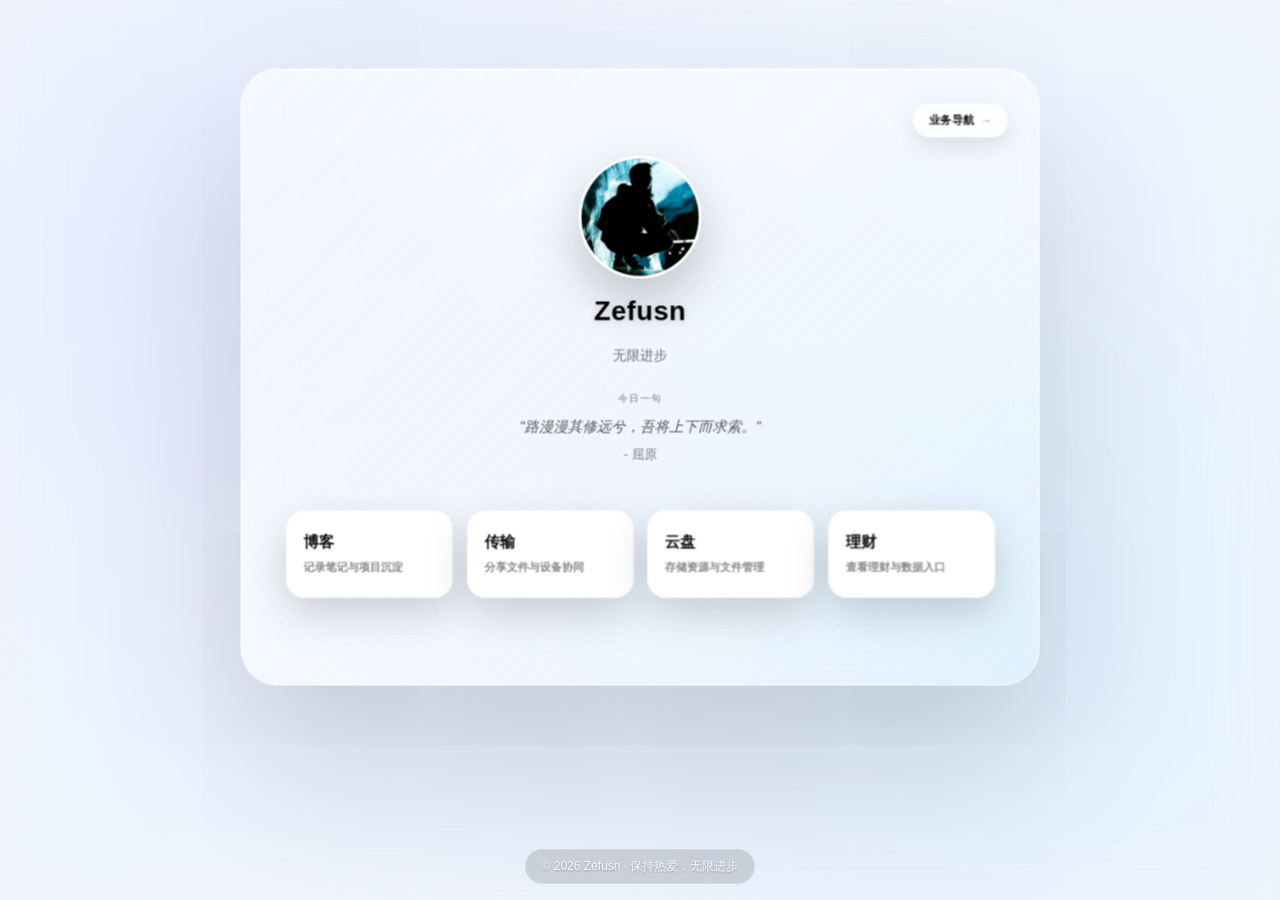
<file: index.html>
<!DOCTYPE html>
<html lang="zh-CN">
<head>
  <meta charset="UTF-8" />
  <meta name="viewport" content="width=device-width, initial-scale=1.0" />
  <title>个人主页</title>
  <link rel="icon" href="assets/img/favicon.ico" type="image/x-icon">
  <link rel="icon" href="assets/img/logo.svg?v=3" type="image/svg+xml">
  <link rel="stylesheet" href="assets/css/style.css?v=20260829i">
</head>

<body>
  <div class="bg-image" id="bg-image"></div>
  <div class="overlay"></div>

  <div class="container" id="card">
    <a class="nav-entry-btn" href="nav.html">
      <span>业务导航</span>
      <span class="nav-entry-go">&rarr;</span>
    </a>

    <div class="profile">
      <div class="avatar">
        <img src="assets/img/avatar.jpg" alt="avatar">
      </div>
      <div class="name">Zefusn</div>
      <div class="intro-line">无限进步</div>
      <div class="daily-quote">
        <div class="quote-label">今日一句</div>
        <div class="quote-text" id="quote-text">加载中...</div>
        <div class="quote-author" id="quote-author"></div>
      </div>
    </div>

    <div class="links">
      <a class="link-btn" href="https://www.note.luckymax.cn/" target="_blank">
        <span class="link-title">博客</span>
        <span class="link-desc">记录笔记与项目沉淀</span>
      </a>
      <a class="link-btn" href="https://www.sd.luckymax.cn/" target="_blank">
        <span class="link-title">传输</span>
        <span class="link-desc">分享文件与设备协同</span>
      </a>
      <a class="link-btn" href="https://www.alist.luckymax.cn/" target="_blank">
        <span class="link-title">云盘</span>
        <span class="link-desc">存储资源与文件管理</span>
      </a>
      <a class="link-btn" href="https://www.pay.luckymax.cn/" target="_blank">
        <span class="link-title">理财</span>
        <span class="link-desc">查看理财与数据入口</span>
      </a>
    </div>
  </div>

  <div class="footer">
    &copy; 2026 Zefusn &middot; 保持热爱，无限进步
  </div>

  <script src="assets/js/script.js?v=20260827e"></script>
</body>
</html>
</file>
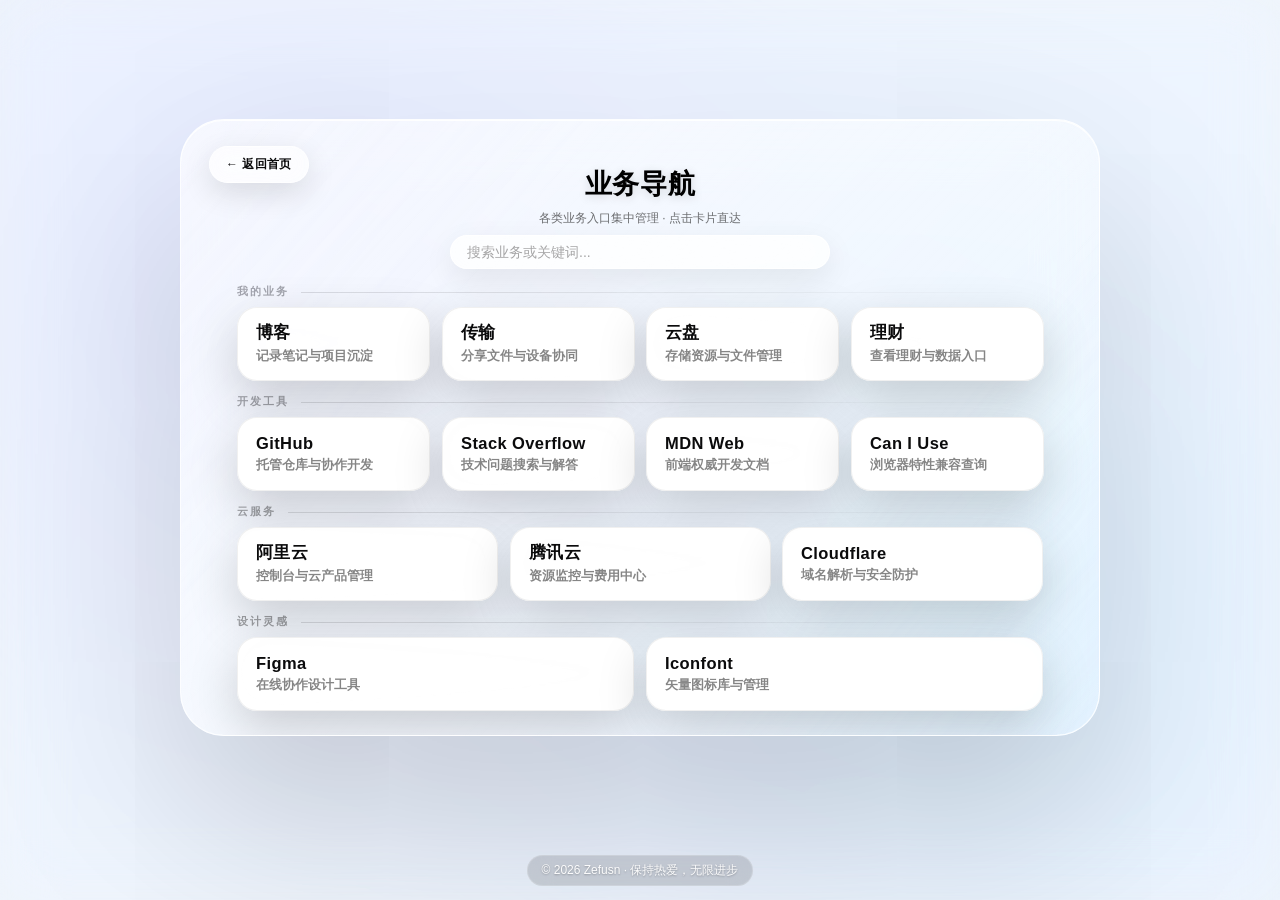
<file: nav.html>
<!DOCTYPE html>
<html lang="zh-CN">
<head>
  <meta charset="UTF-8" />
  <meta name="viewport" content="width=device-width, initial-scale=1.0" />
  <title>业务导航</title>
  <link rel="icon" href="assets/img/favicon.ico" type="image/x-icon">
  <link rel="icon" href="assets/img/logo.svg?v=3" type="image/svg+xml">
  <link rel="stylesheet" href="assets/css/style.css?v=20260829i">
</head>

<body class="scroll-page">
  <div class="bg-image" id="bg-image"></div>
  <div class="overlay"></div>

  <div class="container" id="card">
    <a class="back-btn" href="index.html">&larr; 返回首页</a>

    <div class="page-header">
      <div class="page-title">业务导航</div>
      <div class="page-subtitle">各类业务入口集中管理 · 点击卡片直达</div>
      <label class="nav-search">
        <input type="search" id="nav-search-input" placeholder="搜索业务或关键词..." autocomplete="off" />
      </label>
    </div>

    <div class="nav-sections" id="nav-sections"></div>

    <div class="nav-empty" id="nav-empty" hidden>未找到匹配的导航，换个关键词试试</div>
  </div>

  <div class="footer">
    &copy; 2026 Zefusn &middot; 保持热爱，无限进步
  </div>

  <script src="assets/js/script.js?v=20260827e"></script>
  <script>
    const NAV_DATA = [
      {
        group: '我的业务',
        items: [
          { title: '博客', desc: '记录笔记与项目沉淀', url: 'https://www.note.luckymax.cn/' },
          { title: '传输', desc: '分享文件与设备协同', url: 'https://www.sd.luckymax.cn/' },
          { title: '云盘', desc: '存储资源与文件管理', url: 'https://www.alist.luckymax.cn/' },
          { title: '理财', desc: '查看理财与数据入口', url: 'https://www.pay.luckymax.cn/' }
        ]
      },
      {
        group: '开发工具',
        items: [
          { title: 'GitHub', desc: '托管仓库与协作开发', url: 'https://github.com' },
          { title: 'Stack Overflow', desc: '技术问题搜索与解答', url: 'https://stackoverflow.com' },
          { title: 'MDN Web', desc: '前端权威开发文档', url: 'https://developer.mozilla.org/zh-CN/' },
          { title: 'Can I Use', desc: '浏览器特性兼容查询', url: 'https://caniuse.com' }
        ]
      },
      {
        group: '云服务',
        items: [
          { title: '阿里云', desc: '控制台与云产品管理', url: 'https://www.aliyun.com' },
          { title: '腾讯云', desc: '资源监控与费用中心', url: 'https://cloud.tencent.com' },
          { title: 'Cloudflare', desc: '域名解析与安全防护', url: 'https://dash.cloudflare.com' }
        ]
      },
      {
        group: '设计灵感',
        items: [
          { title: 'Figma', desc: '在线协作设计工具', url: 'https://www.figma.com' },
          { title: 'Iconfont', desc: '矢量图标库与管理', url: 'https://www.iconfont.cn' }
        ]
      }
    ];

    const sectionsEl = document.getElementById('nav-sections');
    const emptyEl = document.getElementById('nav-empty');
    const searchInput = document.getElementById('nav-search-input');

    function buildNav() {
      const fragment = document.createDocumentFragment();

      NAV_DATA.forEach(data => {
        const section = document.createElement('section');
        section.className = 'nav-section';

        const head = document.createElement('div');
        head.className = 'section-head';
        const label = document.createElement('h2');
        label.className = 'section-label';
        label.textContent = data.group;
        const line = document.createElement('span');
        line.className = 'section-line';
        head.appendChild(label);
        head.appendChild(line);

        const grid = document.createElement('div');
        grid.className = 'links';
        data.items.forEach(item => {
          const link = document.createElement('a');
          link.className = 'link-btn';
          link.href = item.url;
          link.target = '_blank';
          link.rel = 'noopener noreferrer';
          link.dataset.keywords = `${data.group} ${item.title} ${item.desc}`.toLowerCase();
          link.innerHTML =
            `<span class="link-title">${item.title}</span>` +
            `<span class="link-desc">${item.desc}</span>`;
          grid.appendChild(link);
        });

        section.appendChild(head);
        section.appendChild(grid);
        fragment.appendChild(section);
      });

      sectionsEl.appendChild(fragment);
    }

    function filterNav() {
      const keyword = searchInput.value.trim().toLowerCase();
      let visibleCount = 0;

      sectionsEl.querySelectorAll('.nav-section').forEach(section => {
        let sectionVisible = 0;
        section.querySelectorAll('.link-btn').forEach(btn => {
          const hit = !keyword || btn.dataset.keywords.includes(keyword);
          btn.hidden = !hit;
          if (hit) sectionVisible++;
        });
        section.hidden = sectionVisible === 0;
        visibleCount += sectionVisible;
      });

      emptyEl.hidden = visibleCount !== 0;
    }

    window.addEventListener('DOMContentLoaded', () => {
      if (!sectionsEl) return;
      buildNav();
      searchInput.addEventListener('input', filterNav);
    });
  </script>
</body>
</html>
</file>
<file: assets/css/style.css>
:root{
  --accent: 200,200,255;
  --accent2: 180,220,255;
  --text: #111;
  --text-soft: rgba(0,0,0,0.65);
  --text-strong: #000;
}

* { margin:0; padding:0; box-sizing:border-box; font-family:-apple-system,BlinkMacSystemFont,"SF Pro Display","Segoe UI",Roboto,sans-serif; }

body {
  min-height:100vh; display:flex; flex-direction:column; justify-content:flex-start; align-items:center;
  padding:14px 40px 16px;
  background-size:cover; background-position:center;
  /* 强制一屏：禁止滚动，卡片必须完整显示 */
  overflow:hidden;
  animation:fadeIn 1.2s ease;
  perspective:1600px;
  /* 性能优化：添加背景色作为 fallback */
  background-color:#f0f0f0;
}

.footer {
  position:static;
  margin-top:auto;
  z-index:20;
  width:max-content;
  padding:8px 16px;
  border-radius:999px;
  text-align:center;
  font-size:12px;
  color:rgba(255,255,255,0.95);
  text-shadow:0 1px 2px rgba(0,0,0,0.25);
  background:rgba(18, 18, 18, 0.14);
  backdrop-filter:blur(12px);
  border:1px solid rgba(255,255,255,0.18);
}

body::before {
  content:""; position:fixed; inset:0;
  background:
    radial-gradient(circle at 20% 30%, rgba(var(--accent),0.35), transparent 40%),
    radial-gradient(circle at 80% 70%, rgba(var(--accent2),0.28), transparent 45%),
    radial-gradient(circle at 50% 50%, rgba(var(--accent),0.18), transparent 60%);
  filter: blur(110px);
  animation: float 28s ease-in-out infinite alternate;
}

body::after {
  content:""; position:fixed; inset:0;
  background-image:url('https://grainy-gradients.vercel.app/noise.svg');
  opacity:0.08;
}

/* 壁纸独立图层：加载后淡入，避免「壁纸先出现、玻璃后叠加」的突兀跳变。
   必须用 fixed：页面可滚动时 absolute 只覆盖首屏高度，滚动后会露出底色 */
.bg-image {
  position:fixed; inset:0;
  background-size:cover; background-position:center;
  opacity:0;
  transition:opacity .9s ease;
}

.bg-image.bg-visible { opacity:1; }

@keyframes float {
  from { transform:translateY(-40px) scale(1); }
  to { transform:translateY(40px) scale(1.08); }
}

.overlay {
  position:fixed; inset:0;
  /* 性能优化：减少 backdrop-filter 复杂度 */
  backdrop-filter:blur(30px) saturate(140%);
  background:rgba(255,255,255,0.16);
  /* 性能优化：硬件加速 */
  transform: translateZ(0);
}

.container {
  position:relative; z-index:2;
  display:flex; flex-direction:column; align-items:center;
  gap:38px;
  padding:88px 44px;
  border-radius:40px;
  width:min(880px, 94vw);
  min-height:auto;

  /* 性能优化：减少 backdrop-filter 复杂度 */
  backdrop-filter:blur(30px) saturate(140%);
  background:linear-gradient(135deg, rgba(255,255,255,0.7), rgba(255,255,255,0.28));
  /* 性能优化：硬件加速 */
  will-change: transform;

  box-shadow:
    0 80px 200px rgba(0,0,0,0.18),
    inset 0 1px 0 rgba(255,255,255,0.9);

  border:1px solid rgba(255,255,255,0.8);

  transform-style:preserve-3d;
  transition:transform .18s ease-out;
  overflow:hidden;

  transform:scale(0.85);
}

.container::before{
  content:""; position:absolute; inset:0; border-radius:inherit;
  background:linear-gradient(130deg,
    rgba(var(--accent),0.35),
    transparent 30%,
    transparent 70%,
    rgba(var(--accent2),0.35));
  mix-blend-mode:overlay;
  opacity:0.6;
  pointer-events:none;
}

.profile {
  display:flex; flex-direction:column; align-items:center; gap:18px;
  transform: translateZ(40px);
}

.avatar {
  width:128px; height:128px; border-radius:50%; overflow:hidden;
  border:3px solid rgba(255,255,255,0.9);
  box-shadow:0 25px 60px rgba(0,0,0,0.22);
  transition:transform .4s ease;
  transform: translateZ(70px);
}

.avatar:hover { transform:scale(1.06) translateZ(90px); }

.avatar img { width:100%; height:100%; object-fit:cover; }

.name {
  font-size:28px; font-weight:800;
  color:var(--text-strong);
  letter-spacing:0.6px;
  text-shadow:0 2px 10px rgba(0,0,0,0.15);
  transform: translateZ(60px);
}

.intro-line {
  max-width:520px;
  font-size:15px;
  color:rgba(0,0,0,0.56);
  line-height:1.7;
  text-align:center;
  transform: translateZ(54px);
}

.daily-quote {
  text-align:center;
  max-width:600px;
  min-height:92px;
  padding:8px 24px 0;
  transform: translateZ(50px);
  display:flex; flex-direction:column; align-items:center;
}

.quote-label {
  margin-bottom:10px;
  font-size:11px;
  font-weight:700;
  letter-spacing:0.18em;
  color:rgba(0,0,0,0.36);
  text-transform:uppercase;
}

.quote-text {
  font-size:16px;
  font-style:italic;
  color:var(--text-soft);
  line-height:1.6;
  margin-bottom:8px;
}

.quote-author {
  font-size:14px;
  color:var(--text-soft);
  opacity:0.8;
}

.links {
  display:grid;
  grid-template-columns:repeat(4, 1fr);
  gap:14px;
  width:100%; max-width:820px;
  transform: translateZ(50px);
}

.link-btn {
  display:flex; flex-direction:column; align-items:flex-start; justify-content:center;
  text-decoration:none;
  gap:8px;
  min-height:96px;
  padding:18px 22px;
  border-radius:22px;
  color:#0b0b0c;

  /* 性能优化：减少 backdrop-filter 复杂度 */
  backdrop-filter:blur(20px) saturate(140%);
  background:rgba(255,255,255,0.98);

  box-shadow:0 18px 50px rgba(0,0,0,0.18);
  border:1px solid rgba(0,0,0,0.06);

  position:relative; overflow:hidden;
  text-shadow:0 1px 0 rgba(255,255,255,0.6);

  will-change: transform;

  transition:
    transform .35s cubic-bezier(.2,.9,.25,1.15),
    box-shadow .35s cubic-bezier(.2,.9,.2,1),
    background .25s ease;
}

.link-btn::after {
  content:""; position:absolute; inset:0;
  background:linear-gradient(120deg,transparent,rgba(255,255,255,0.9),transparent);
  transform:translateX(-120%);
  transition:0.9s;
}

.link-btn:hover::after { transform:translateX(120%); }

.link-btn:hover {
  transform:translateY(-8px) scale(1.035);
  background:#ffffff;
  box-shadow:0 35px 90px rgba(0,0,0,0.28);
}

.link-btn:active {
  transform:translateY(-1px) scale(0.94);
  box-shadow:0 12px 28px rgba(0,0,0,0.18);
  transition: transform .12s cubic-bezier(.3,1.5,.5,1);
}

.link-title {
  font-size:17px;
  font-weight:800;
  letter-spacing:0.4px;
}

.link-desc {
  font-size:13px;
  line-height:1.55;
  color:rgba(0,0,0,0.48);
  font-weight:600;
}

@keyframes fadeIn {
  from {opacity:0; transform:scale(.94);} 
  to {opacity:1; transform:scale(1);} 
}

/* ===== 移动端适配（仅新增）===== */
@media (max-width:768px) {
  body{
    justify-content:flex-start;
    padding:10px 14px 16px;
    overflow-y:auto;
    perspective:none;
    background-color:#edf3fb;
    -webkit-font-smoothing:antialiased;
    -moz-osx-font-smoothing:grayscale;
    text-rendering:optimizeLegibility;
    /* 性能优化：禁用动画 */
    animation:none;
  }

  body::before {
    display:none;
  }

  body::after {
    display:none;
  }

  .container {
    width:min(100%, 420px);
    min-height:auto;
    padding:22px 18px 16px;
    border-radius:26px;
    gap:18px;
    transform:none !important;
    transform-style:flat;
    will-change:auto;
    transition:box-shadow .2s ease;
    /* 性能优化：减少 backdrop-filter 复杂度 */
    backdrop-filter:blur(20px) saturate(120%);
  }

  .overlay {
    transform:none;
    backdrop-filter:blur(18px) saturate(118%);
    background:rgba(255,255,255,0.14);
  }

  .profile {
    gap:10px;
    transform:none;
  }

  .avatar {
    width:104px; height:104px;
    transform:none;
  }

  .avatar:hover { transform:none; }

  .name {
    font-size:22px;
    transform:none;
  }

  .intro-line {
    font-size:13px;
    max-width:280px;
    transform:none;
  }

  .daily-quote {
    max-width:100%;
    padding:0 6px 0;
    transform:none;
  }

  .quote-label {
    margin-bottom:6px;
    font-size:10px;
  }

  .quote-text {
    font-size:15px;
    line-height:1.65;
    margin-bottom:4px;
  }

  .quote-author {
    font-size:13px;
  }

  .name,
  .quote-text,
  .quote-author,
  .link-btn,
  .link-title,
  .link-desc,
  .footer {
    text-shadow:none;
  }

  .links {
    grid-template-columns:1fr;
    gap:10px;
    transform:none;
  }

  .link-btn {
    padding:14px 16px;
    min-height:76px;
    border-radius:20px;
    backdrop-filter:blur(10px) saturate(115%);
    transition:none;
  }

  .link-title {
    font-size:16px;
  }

  .link-desc {
    font-size:12px;
    line-height:1.55;
  }

  .link-btn::after {
    display:none;
  }

  .link-btn:hover,
  .link-btn:active {
    transform:none;
    box-shadow:0 18px 50px rgba(0,0,0,0.18);
    background:rgba(255,255,255,0.98);
  }

  .footer {
    position:static;
    transform:none;
    width:fit-content;
    max-width:min(100%, 420px);
    margin:8px auto 0;
    padding:8px 14px;
    font-size:12px;
    line-height:1.35;
  }
}

/* ===== 低性能设备适配 ===== */
@media (max-width:480px) {
  .container {
    background:linear-gradient(135deg, rgba(255,255,255,0.66), rgba(255,255,255,0.32));
    backdrop-filter:blur(18px) saturate(118%);
  }

  .overlay {
    background:rgba(255,255,255,0.12);
    backdrop-filter:blur(16px) saturate(115%);
  }

  .link-btn {
    background:rgba(255,255,255,0.9);
    backdrop-filter:blur(8px) saturate(112%);
  }

  .footer {
    max-width:calc(100vw - 28px);
    font-size:11px;
    padding:8px 12px;
  }
}

@media (prefers-reduced-motion: reduce) {
  * { animation:none !important; transition:none !important; }
}

.dark-bg .link-btn{
  background:rgba(255,255,255,0.92);
  color:#000;
  border:1px solid rgba(0,0,0,0.08);
  text-shadow:none;
}

.light-bg .link-btn{
  background:rgba(255,255,255,0.88);
  color:#000;
}

/* ===== 二级页面：业务导航（仅新增）===== */
body.scroll-page {
  /* 与首页一致：强制一屏，禁止滚动 */
  overflow:hidden;
  justify-content:center;
  padding:14px 40px 14px;
}

.page-header {
  display:flex; flex-direction:column; align-items:center; gap:12px;
  width:100%;
  transform: translateZ(60px);
}

.back-btn {
  position:absolute; top:28px; left:32px;
  display:inline-flex; align-items:center; gap:8px;
  padding:9px 16px;
  border-radius:999px;
  font-size:12px; font-weight:700; letter-spacing:.4px;
  color:#0b0b0c; text-decoration:none;
  backdrop-filter:blur(12px);
  background:rgba(255,255,255,0.6);
  border:1px solid rgba(255,255,255,0.55);
  box-shadow:0 10px 30px rgba(0,0,0,0.12);
  transition:
    transform .25s cubic-bezier(.2,.9,.25,1.15),
    box-shadow .25s ease,
    background .25s ease;
}

.back-btn:hover {
  transform:translateY(-2px);
  background:#ffffff;
  box-shadow:0 16px 40px rgba(0,0,0,0.18);
}

.back-btn:active {
  transform:scale(0.96);
  transition:transform .12s cubic-bezier(.3,1.5,.5,1);
}

.page-title {
  font-size:28px; font-weight:800;
  color:var(--text-strong);
  letter-spacing:.6px;
  text-shadow:0 2px 10px rgba(0,0,0,.15);
}

.page-subtitle {
  font-size:13px;
  color:rgba(0,0,0,.56);
}

.nav-search {
  display:flex; align-items:center; gap:8px;
  margin-top:2px;
  width:min(400px, 100%);
  padding:10px 15px;
  border-radius:999px;
  backdrop-filter:blur(16px);
  background:rgba(255,255,255,0.7);
  border:1px solid rgba(255,255,255,0.8);
  box-shadow:0 10px 30px rgba(0,0,0,.08);
  transition:box-shadow .25s ease, border-color .25s ease;
}

.nav-search:focus-within {
  border-color:rgba(255,255,255,.95);
  box-shadow:0 0 0 3px rgba(var(--accent2),0.35), 0 12px 36px rgba(0,0,0,.12);
}

.nav-search input {
  flex:1;
  border:none; outline:none; background:transparent;
  font-size:14px;
  color:var(--text-strong);
}

.nav-search input::placeholder { color:rgba(0,0,0,.35); }

.nav-sections {
  display:flex; flex-direction:column; gap:22px;
  width:100%; max-width:1060px;
  transform: translateZ(50px);
}

/* nav 页内的卡片：flex 布局，不足 4 个时自动拉宽填满整行 */
.nav-section .links {
  display:flex;
  flex-wrap:wrap;
  gap:14px;
  width:100%;
  max-width:none;
}

.nav-section .link-btn {
  flex:1 0 calc(25% - 14px);
}

.nav-section {
  display:flex; flex-direction:column; gap:12px;
}

.nav-section[hidden] { display:none; }

.section-head {
  display:flex; align-items:center; gap:12px;
}

.section-label {
  font-size:11px; font-weight:700;
  letter-spacing:.18em; text-transform:uppercase;
  color:rgba(0,0,0,.36);
}

.section-line {
  flex:1; height:1px;
  background:linear-gradient(90deg, rgba(0,0,0,.12), transparent);
}

.link-btn[hidden] { display:none; }

.nav-empty {
  padding:20px;
  text-align:center;
  font-size:14px;
  color:rgba(0,0,0,.45);
}

@media (max-width:768px) {
  .back-btn {
    top:16px; left:16px;
    padding:8px 14px;
    font-size:12px;
  }

  .page-header {
    gap:10px;
    transform:none;
  }

  .page-title { font-size:22px; text-shadow:none; }
  .page-subtitle { font-size:13px; }

  .nav-search {
    width:100%;
    padding:9px 14px;
  }

  .nav-sections {
    gap:22px;
    transform:none;
  }

  .nav-empty {
    padding:14px;
    font-size:13px;
  }
}

/* ===== 导航页紧凑布局：桌面端一屏完整展示（仅新增）===== */
@media (min-width:769px) {
  body.scroll-page {
    /* 一屏：上下紧凑、底部 padding 足够放 footer 间距 + 禁止滚动 */
    padding:14px 40px 12px;
    overflow:hidden;
  }

  body.scroll-page .container {
    gap:14px;
    min-height:auto;
    padding:40px 52px 22px;
    width:min(860px, 94vw);
    /* 关键：不做缩放/3D 变换，避免位图降采样导致文字模糊 */
    transform:none !important;
    will-change:auto;
    transition:none;
    /* 剩余空间内垂直居中 */
    margin-block:auto;
  }

  body.scroll-page .page-header,
  body.scroll-page .nav-sections {
    transform:none;
  }

  body.scroll-page .back-btn {
    top:22px; left:24px;
    padding:8px 14px;
    font-size:12px;
  }

  body.scroll-page .page-header { gap:6px; }

  body.scroll-page .page-title { font-size:24px; }

  body.scroll-page .page-subtitle { font-size:12px; }

  body.scroll-page .nav-search {
    width:min(340px, 100%);
    padding:7px 14px;
    margin-top:0;
  }

  body.scroll-page .nav-sections {
    gap:12px;
    max-width:none;
  }

  body.scroll-page .nav-section { gap:6px; }

  body.scroll-page .nav-section .links {
    gap:10px;
    grid-template-columns:repeat(4, 1fr);
  }

  body.scroll-page .link-btn {
    min-height:64px;
    gap:4px;
    padding:12px 16px;
    border-radius:18px;
  }

  body.scroll-page .link-title { font-size:15px; }

  body.scroll-page .link-desc {
    font-size:11.5px;
    line-height:1.4;
  }

  body.scroll-page .section-label { font-size:10.5px; }

  body.scroll-page .footer {
    margin-top:14px;
    font-size:12px;
    padding:6px 14px;
  }
}

/* ===== 首页「业务导航」入口 pill 按钮 —— 与返回按钮规格一致，右上角对称 ===== */
.nav-entry-btn {
  position:absolute; top:28px; right:32px;
  display:inline-flex; align-items:center; gap:8px;
  padding:9px 16px;
  border-radius:999px;
  font-size:12px; font-weight:700; letter-spacing:.4px;
  color:#0b0b0c; text-decoration:none;
  backdrop-filter:blur(12px);
  background:rgba(255,255,255,0.6);
  border:1px solid rgba(255,255,255,0.55);
  box-shadow:0 10px 30px rgba(0,0,0,0.12);
  transition:
    transform .25s cubic-bezier(.2,.9,.25,1.15),
    box-shadow .25s ease,
    background .25s ease;
  z-index:5;
}

.nav-entry-btn:hover {
  transform:translateY(-2px);
  background:#ffffff;
  box-shadow:0 16px 40px rgba(0,0,0,0.18);
}

.nav-entry-btn:active {
  transform:scale(0.96);
  transition:transform .12s cubic-bezier(.3,1.5,.5,1);
}

.nav-entry-btn .nav-entry-go {
  font-size:12px;
  font-weight:700;
  letter-spacing:.4px;
  color:rgba(0,0,0,.5);
  text-shadow:0 1px 0 rgba(255,255,255,.6);
  transition:transform .25s cubic-bezier(.2,.9,.25,1.15), color .25s ease;
}

.nav-entry-btn:hover .nav-entry-go {
  transform:translateX(4px);
  color:#000;
}

/* ===== 中等高度适配：视口高 ≥860px（1080p 主流笔记本/显示器）===== */
@media (min-height:860px) {
  .container {
    padding:102px 52px;
    gap:44px;
    border-radius:44px;
    width:min(940px, 94vw);
  }

  .profile { gap:20px; }

  .avatar { width:144px; height:144px; }

  .name { font-size:32px; }

  .intro-line { font-size:16px; }

  .daily-quote {
    padding:10px 28px 0;
    min-height:104px;
  }

  .quote-label { margin-bottom:12px; }

  .quote-text { font-size:17px; margin-bottom:10px; }

  .quote-author { font-size:15px; }

  .links {
    grid-template-columns:repeat(4, 1fr);
    gap:16px;
    max-width:880px;
  }

  .link-btn {
    min-height:104px;
    gap:8px;
    padding:20px 20px;
    border-radius:22px;
  }

  .link-title { font-size:18px; }

  .link-desc { font-size:13px; }

  .nav-entry-btn {
    top:40px; right:36px;
    padding:10px 18px;
    font-size:13px;
  }

  /* —— nav 页中等高度：保持一屏（高度充裕，适度放大但不撑出屏幕）—— */
  body.scroll-page {
    padding:18px 44px 14px;
    overflow:hidden;
  }

  body.scroll-page .container {
    padding:46px 56px 24px;
    gap:16px;
    border-radius:44px;
    width:min(920px, 94vw);
    transform:none !important;
    transition:none;
  }

  body.scroll-page .back-btn {
    top:26px; left:28px;
    padding:9px 16px;
  }

  body.scroll-page .page-header { gap:8px; }

  body.scroll-page .page-title { font-size:27px; }

  body.scroll-page .nav-search {
    width:min(380px, 100%);
    padding:8px 16px;
    margin-top:0;
  }

  body.scroll-page .nav-sections { gap:14px; max-width:none; }

  body.scroll-page .nav-section { gap:8px; }

  body.scroll-page .nav-section .links {
    gap:12px;
  }

  body.scroll-page .link-btn {
    min-height:74px;
    padding:14px 18px;
    border-radius:20px;
  }

  body.scroll-page .link-title { font-size:16.5px; }

  body.scroll-page .link-desc { font-size:12.5px; }

  body.scroll-page .footer {
    margin-top:18px;
  }
}

/* ===== 高屏适配：视口高 ≥1050px（2K / 4K 竖高屏幕）===== */
@media (min-height:1050px) {
  body {
    padding:20px 48px 22px;
  }

  .container {
    padding:116px 56px;
    gap:50px;
    border-radius:50px;
    width:min(1000px, 94vw);
  }

  .profile { gap:22px; }

  .avatar { width:160px; height:160px; }

  .name { font-size:36px; }

  .intro-line { font-size:17px; }

  .daily-quote {
    padding:12px 30px 0;
    min-height:116px;
  }

  .quote-label { margin-bottom:14px; }

  .quote-text { font-size:18px; margin-bottom:12px; }

  .quote-author { font-size:15px; }

  .links {
    grid-template-columns:repeat(4, 1fr);
    gap:18px;
    max-width:920px;
  }

  .link-btn {
    min-height:112px;
    gap:10px;
    padding:22px 22px;
    border-radius:24px;
  }

  .link-title { font-size:19px; }

  .link-desc { font-size:14px; }

  .nav-entry-btn {
    top:50px; right:40px;
    padding:10px 18px;
    font-size:13px;
  }

  .footer {
    padding:10px 20px;
    font-size:14px;
  }

  /* —— nav 页高屏：保持一屏，适度放大不撑 —— */
  body.scroll-page {
    padding:22px 50px 16px;
    overflow:hidden;
  }

  body.scroll-page .container {
    padding:54px 60px 28px;
    gap:20px;
    border-radius:50px;
    width:min(1000px, 94vw);
    transform:none !important;
    transition:none;
  }

  body.scroll-page .back-btn {
    top:30px; left:32px;
    padding:10px 18px;
    font-size:13px;
  }

  body.scroll-page .page-header { gap:10px; }

  body.scroll-page .page-title { font-size:30px; }

  body.scroll-page .page-subtitle { font-size:14px; }

  body.scroll-page .nav-search {
    width:min(400px, 100%);
    padding:9px 16px;
    margin-top:0;
  }

  body.scroll-page .nav-sections { gap:18px; max-width:none; }

  body.scroll-page .nav-section { gap:10px; }

  body.scroll-page .nav-section .links {
    gap:14px;
  }

  body.scroll-page .link-btn {
    min-height:82px;
    gap:8px;
    padding:16px 20px;
    border-radius:22px;
  }

  body.scroll-page .link-title { font-size:17.5px; }

  body.scroll-page .link-desc { font-size:13px; }

  body.scroll-page .footer {
    margin-top:22px;
  }
}

/* ===== 超宽屏补充：≥1600px 宽 但未达高屏阈值（高度<860px 的超宽显示器），仅增宽不加高 ===== */
@media (min-width:1600px) and (max-height:859px) {
  .container {
    width:min(1020px, 94vw);
  }

  .links {
    max-width:960px;
    grid-template-columns:repeat(4, 1fr);
  }

  body.scroll-page .container {
    width:min(940px, 94vw);
    transform:none !important;
  }

  body.scroll-page .nav-sections {
    max-width:none;
  }
}

/* ===== 4K 超宽超高屏：≥2400px 宽 且 ≥1200px 高，顶级放大 ===== */
@media (min-width:2400px) and (min-height:1200px) {
  .container {
    width:min(1180px, 94vw);
    padding:128px 64px;
    gap:60px;
    border-radius:54px;
  }

  .avatar { width:180px; height:180px; }

  .name { font-size:40px; }

  .intro-line { font-size:18px; }

  .daily-quote {
    padding:14px 32px 0;
    min-height:128px;
  }

  .quote-label { margin-bottom:16px; }

  .quote-text { font-size:20px; margin-bottom:14px; }

  .quote-author { font-size:16px; }

  .links {
    max-width:1100px;
    grid-template-columns:repeat(4, 1fr);
    gap:20px;
  }

  .link-btn {
    min-height:120px;
    gap:10px;
    padding:26px 24px;
    border-radius:26px;
  }

  .link-title { font-size:20px; }

  .link-desc { font-size:14px; }

  .nav-entry-btn {
    top:58px; right:46px;
    padding:11px 20px;
    font-size:14px;
  }

  .footer {
    padding:12px 22px;
    font-size:15px;
  }

  /* —— nav 页 4K：保持一屏，尺寸适度过载不撑 —— */
  body.scroll-page {
    padding:26px 60px 18px;
    overflow:hidden;
  }

  body.scroll-page .container {
    padding:62px 72px 32px;
    gap:24px;
    border-radius:54px;
    width:min(1140px, 94vw);
    transform:none !important;
    transition:none;
  }

  body.scroll-page .back-btn {
    top:32px; left:36px;
    padding:10px 18px;
    font-size:13px;
  }

  body.scroll-page .page-header { gap:12px; }

  body.scroll-page .page-title { font-size:32px; }

  body.scroll-page .page-subtitle { font-size:15px; }

  body.scroll-page .nav-search {
    width:min(440px, 100%);
    padding:10px 18px;
    margin-top:0;
  }

  body.scroll-page .nav-sections { gap:22px; max-width:none; }

  body.scroll-page .nav-section { gap:12px; }

  body.scroll-page .nav-section .links {
    gap:16px;
  }

  body.scroll-page .link-btn {
    min-height:90px;
    gap:10px;
    padding:18px 22px;
    border-radius:24px;
  }

  body.scroll-page .link-title { font-size:18px; }

  body.scroll-page .link-desc { font-size:14px; }

  body.scroll-page .footer {
    margin-top:26px;
  }
}

/* ===== 移动端：首页 nav-entry-btn 紧凑 ===== */
@media (max-width:768px) {
  .nav-entry-btn {
    top:14px; right:14px;
    padding:7px 12px;
    font-size:11px;
    gap:5px;
  }

  .nav-entry-btn:hover,
  .nav-entry-btn:active {
    transform:none;
  }

  .nav-entry-btn:hover .nav-entry-go {
    transform:none;
  }
}
</file>
